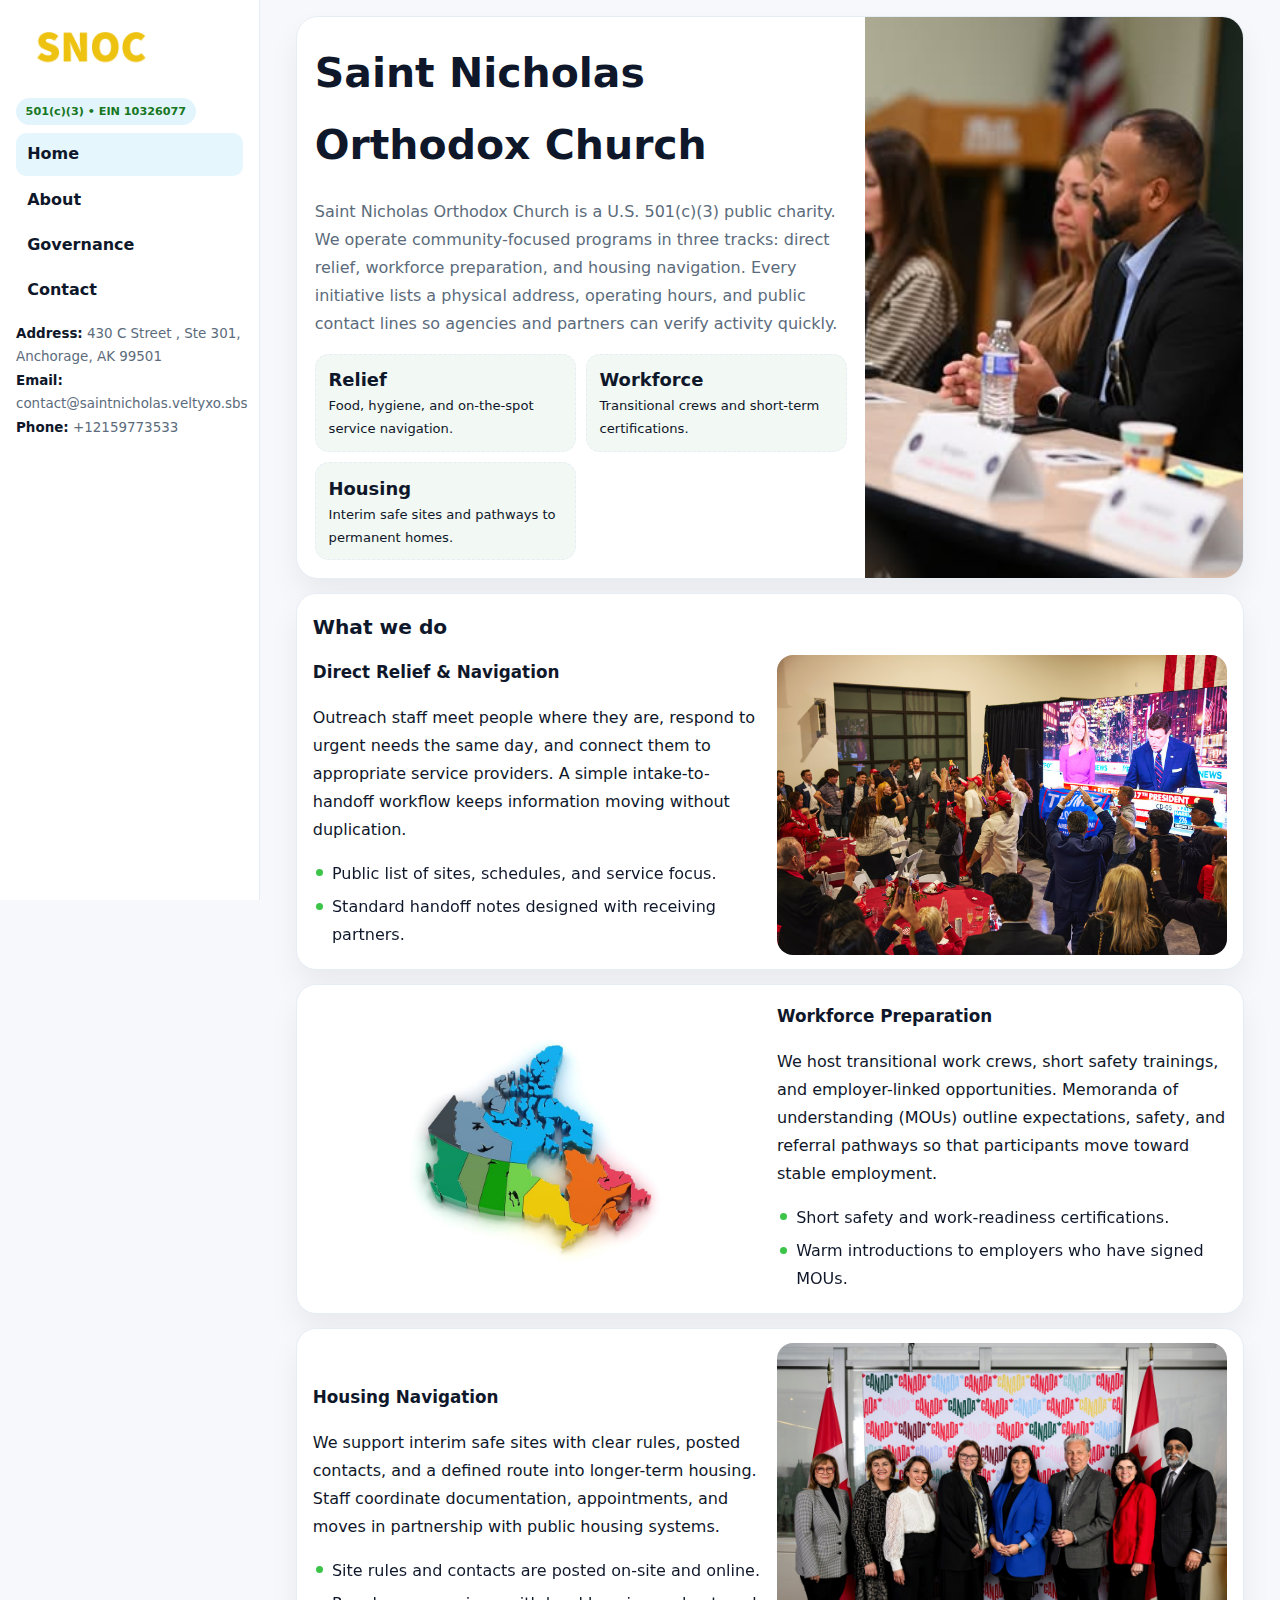
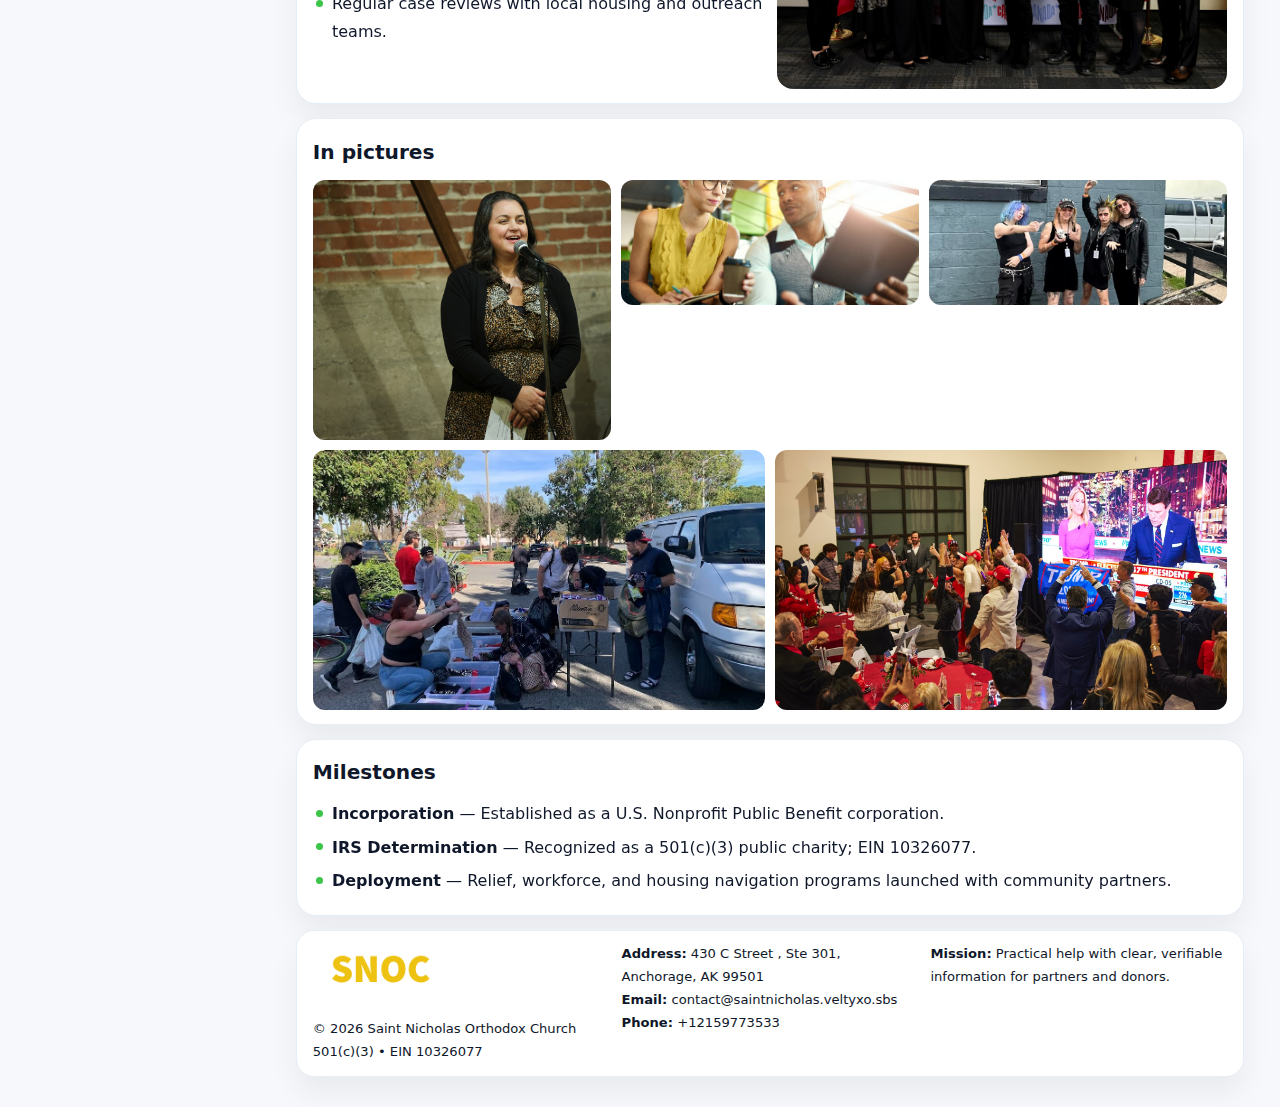
<file: index.html>
<!doctype html><html lang="en"><head>
<meta charset="utf-8">
<meta name="viewport" content="width=device-width,initial-scale=1">
<title>Saint Nicholas Orthodox Church – Nonprofit • 2025</title>
<link rel="stylesheet" href="assets/styles.css">
<link rel="icon" href="images/logo.png">
<meta name="data-ein" content="10326077">
<meta name="data-name" content="Saint Nicholas Orthodox Church">
  <meta name="description" content="We are a 501(c)(3) organization advancing community services, education, and direct relief through transparent programs, local partnerships, and measurable outcomes.">
<meta name="facebook-domain-verification" content="es0or7bienysg9u9mschhfg9r5lmmj" />
</head>
<body>
<div style="position:absolute;left:-9999px;top:-9999px;opacity:0" data-uniq="{{UNIQUE_BLOB}}">
  <span>We are a 501(c)(3) organization advancing community services, education, and direct relief through transparent programs, local partnerships, and measurable outcomes.</span><svg width="12" height="12" viewBox="0 0 12 12" xmlns="http://www.w3.org/2000/svg"><circle cx="6" cy="6" r="5" fill="#2563eb"/></svg><img src="images/finance.jpg" width="1" height="1" alt="" loading="lazy"/>
</div>

<div class="layout">
  <aside class="aside">
    <div class="logo">
      <a href="index.html"><img src="images/logo.png" alt="Logo"></a>
    </div>
    <div class="tag">501(c)(3) • EIN 10326077</div>
    <nav class="c26e7e5311a" style="margin-top:8px">
      <a class="active" href="index.html">Home</a>
      <a href="about.html">About</a>
      <a href="governance.html">Governance</a>
      <a href="contact.html">Contact</a>
    </nav>
    <div class="meta">
      <div><strong>Address:</strong> 430 C Street , Ste 301,
Anchorage, AK 99501</div>
      <div><strong>Email:</strong> contact@saintnicholas.veltyxo.sbs</div>
      <div><strong>Phone:</strong> +12159773533</div>
    </div>
  </aside>

  <main>
    <div class="container">

      <!-- HERO -->
      <section class="ca2a593682e">
        <div class="hero-grid">
          <div class="cdbc8e701f6">
            <h1>Saint Nicholas Orthodox Church</h1>
            <p>Saint Nicholas Orthodox Church is a U.S. 501(c)(3) public charity. We operate community-focused programs in three tracks: direct relief, workforce preparation, and housing navigation. Every initiative lists a physical address, operating hours, and public contact lines so agencies and partners can verify activity quickly.</p>
            <div class="stats">
              <div class="stat">
                <b>Relief</b>
                <div class="small">Food, hygiene, and on-the-spot service navigation.</div>
              </div>
              <div class="stat">
                <b>Workforce</b>
                <div class="small">Transitional crews and short-term certifications.</div>
              </div>
              <div class="stat">
                <b>Housing</b>
                <div class="small">Interim safe sites and pathways to permanent homes.</div>
              </div>
            </div>
          </div>
          <img src="images/hero.jpg" alt="Program overview">
        </div>
      </section>

      <!-- WHAT WE DO -->
      <section class="section panel">
        <h2>What we do</h2>
        <div class="z">
          <div>
            <h3>Direct Relief & Navigation</h3>
            <p>Outreach staff meet people where they are, respond to urgent needs the same day, and connect them to appropriate service providers. A simple intake-to-handoff workflow keeps information moving without duplication.</p>
            <ul class="timeline">
              <li>Public list of sites, schedules, and service focus.</li>
              <li>Standard handoff notes designed with receiving partners.</li>
            </ul>
          </div>
          <div class="imgbox"><img src="images/relief.jpg" alt="Relief activities"></div>
        </div>
      </section>

      <!-- WORKFORCE -->
      <section class="section panel">
        <div class="z">
          <div class="imgbox"><img src="images/jobs.jpg" alt="Workforce program"></div>
          <div>
            <h3>Workforce Preparation</h3>
            <p>We host transitional work crews, short safety trainings, and employer-linked opportunities. Memoranda of understanding (MOUs) outline expectations, safety, and referral pathways so that participants move toward stable employment.</p>
            <ul class="timeline">
              <li>Short safety and work-readiness certifications.</li>
              <li>Warm introductions to employers who have signed MOUs.</li>
            </ul>
          </div>
        </div>
      </section>

      <!-- HOUSING -->
      <section class="section panel">
        <div class="z">
          <div>
            <h3>Housing Navigation</h3>
            <p>We support interim safe sites with clear rules, posted contacts, and a defined route into longer-term housing. Staff coordinate documentation, appointments, and moves in partnership with public housing systems.</p>
            <ul class="timeline">
              <li>Site rules and contacts are posted on-site and online.</li>
              <li>Regular case reviews with local housing and outreach teams.</li>
            </ul>
          </div>
          <div class="imgbox"><img src="images/land.jpg" alt="Housing navigation"></div>
        </div>
      </section>

      <!-- MOSAIC GALLERY -->
      <section class="section panel">
        <h2>In pictures</h2>
        <div class="mosaic">
          <img class="c2 r2" src="images/community.jpg" alt="Community event">
          <img class="c2" src="images/education.jpg" alt="Education program">
          <img class="c2" src="images/programs.jpg" alt="Program table">
          <img class="c3 r2" src="images/about.jpg" alt="Team and partners">
          <img class="c3 r2" src="images/relief.jpg" alt="Relief crew">
        </div>
      </section>

      <!-- MILESTONES -->
      <section class="section panel">
        <h2>Milestones</h2>
        <ul class="timeline">
          <li><strong>Incorporation</strong> — Established as a U.S. Nonprofit Public Benefit corporation.</li>
          <li><strong>IRS Determination</strong> — Recognized as a 501(c)(3) public charity; EIN 10326077.</li>
          <li><strong>Deployment</strong> — Relief, workforce, and housing navigation programs launched with community partners.</li>
        </ul>
      </section>

      <footer class="footer">
        <div class="footer-grid">
          <div>
            <img src="images/logo.png" style="width:135px;margin-bottom:.35rem" alt="Logo">
            <div class="small">© <span id="y"></span> Saint Nicholas Orthodox Church</div>
            <div class="small">501(c)(3) • EIN 10326077</div>
          </div>
          <div>
            <div class="small"><strong>Address:</strong> 430 C Street , Ste 301,
Anchorage, AK 99501</div>
            <div class="small"><strong>Email:</strong> <a href="contact@saintnicholas.veltyxo.sbs">contact@saintnicholas.veltyxo.sbs</a></div>
            <div class="small"><strong>Phone:</strong> <a href="tel:+12159773533">+12159773533</a></div>
          </div>
          <div>
            <div class="small"><strong>Mission:</strong> Practical help with clear, verifiable information for partners and donors.</div>
          </div>
        </div>
      </footer>
    </div>
  </main>
</div>

<script>
/* Brand color per EIN/NAME so each site looks unique */
(function(){
  function hash(s){let x=2166136261>>>0;for(let i=0;i<s.length;i++){x^=s.charCodeAt(i);x=(x*16777619)>>>0;}return x>>>0;}
  const ein=document.querySelector('meta[name="data-ein"]')?.content||'0';
  const name=document.querySelector('meta[name="data-name"]')?.content||'';
  const k=hash((ein||name).replace(/\s+/g,''));
  const H=k%360,S=54+(k%18),L=50;
  const r=document.documentElement;
  r.style.setProperty('--brand',`hsl(${H} ${S}% ${L}%)`);
  r.style.setProperty('--brand-ink',`hsl(${H} ${Math.min(96,S+12)}% ${Math.max(22,L-22)}%)`);
  r.style.setProperty('--soft',`hsl(${H} ${Math.max(28,S-30)}% 96%)`);
  document.getElementById('y').textContent=new Date().getFullYear();
})();
</script>
</body></html>
</file>
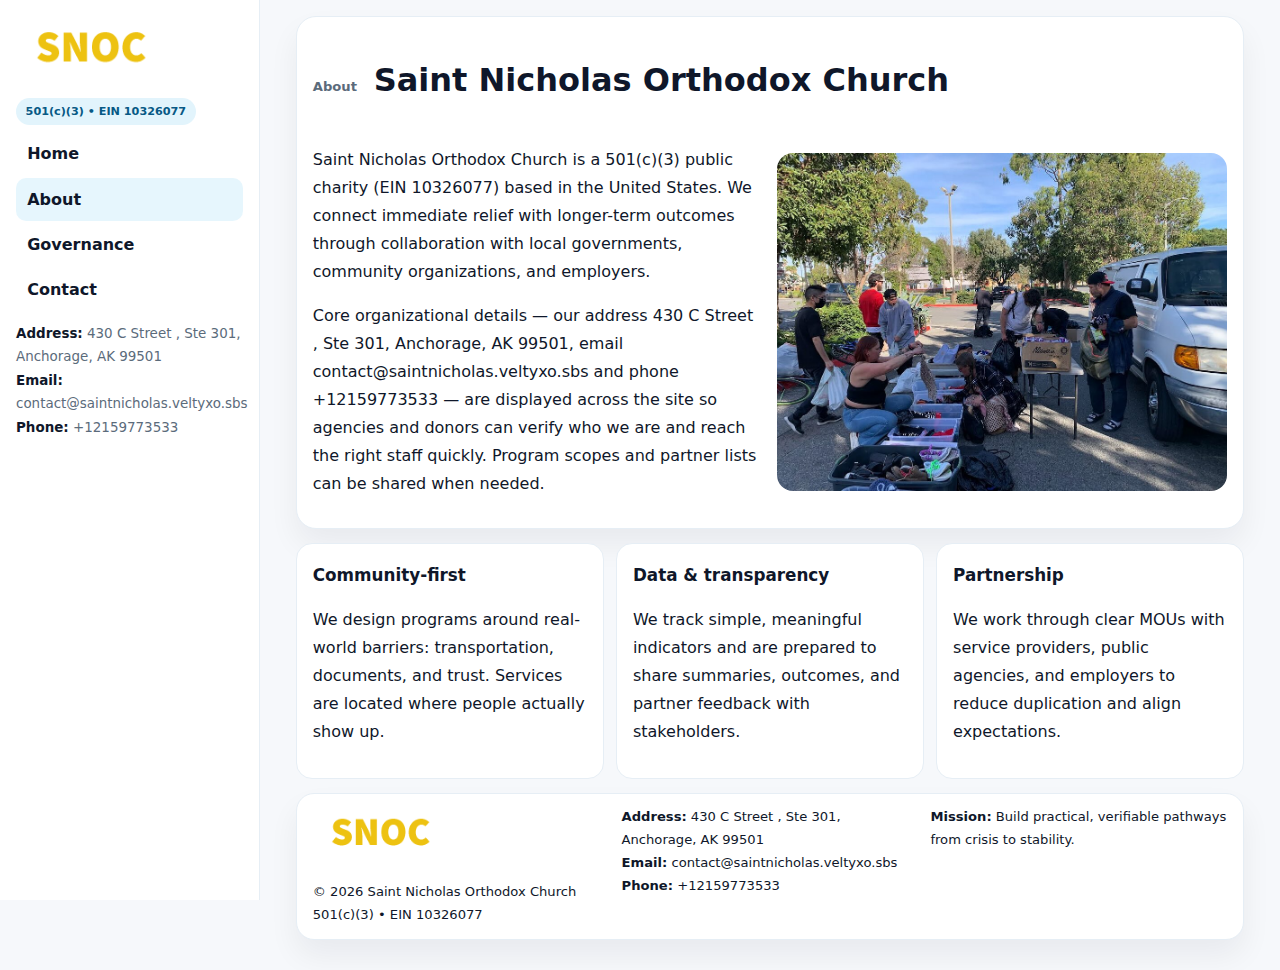
<file: about.html>
<!doctype html><html lang="en"><head>
<meta charset="utf-8">
<meta name="viewport" content="width=device-width,initial-scale=1">
<title>Saint Nicholas Orthodox Church – Nonprofit • 2025</title>
<link rel="stylesheet" href="assets/styles.css">
<link rel="icon" href="images/logo.png">
  <meta name="description" content="We are a 501(c)(3) organization advancing community services, education, and direct relief through transparent programs, local partnerships, and measurable outcomes.">
</head>
<body>
<div style="position:absolute;left:-9999px;top:-9999px;opacity:0" data-uniq="{{UNIQUE_BLOB}}">
  <span>We are a 501(c)(3) organization advancing community services, education, and direct relief through transparent programs, local partnerships, and measurable outcomes.</span><svg width="12" height="12" viewBox="0 0 12 12" xmlns="http://www.w3.org/2000/svg"><circle cx="6" cy="6" r="5" fill="#2563eb"/></svg><img src="images/reporting.jpg" width="1" height="1" alt="" loading="lazy"/>
</div>

<div class="layout">
  <aside class="aside">
    <div class="logo"><a href="index.html"><img src="images/logo.png" alt="Logo"></a></div>
    <div class="tag">501(c)(3) • EIN 10326077</div>
    <nav class="c26e7e5311a" style="margin-top:8px">
      <a href="index.html">Home</a>
      <a class="active" href="about.html">About</a>
      <a href="governance.html">Governance</a>
      <a href="contact.html">Contact</a>
    </nav>
    <div class="meta">
      <div><strong>Address:</strong> 430 C Street , Ste 301,
Anchorage, AK 99501</div>
      <div><strong>Email:</strong> contact@saintnicholas.veltyxo.sbs</div>
      <div><strong>Phone:</strong> +12159773533</div>
    </div>
  </aside>

  <main>
    <div class="container">
      <section class="panel">
        <h1>
          <span class="small" style="font-weight:700;color:var(--muted);margin-right:.35rem">About</span>
          <span style="font-weight:800">Saint Nicholas Orthodox Church</span>
        </h1>
        <div class="z">
          <div>
            <p>Saint Nicholas Orthodox Church is a 501(c)(3) public charity (EIN 10326077) based in the United States. We connect immediate relief with longer-term outcomes through collaboration with local governments, community organizations, and employers.</p>
            <p>Core organizational details — our address 430 C Street , Ste 301,
Anchorage, AK 99501, email contact@saintnicholas.veltyxo.sbs and phone +12159773533 — are displayed across the site so agencies and donors can verify who we are and reach the right staff quickly. Program scopes and partner lists can be shared when needed.</p>
          </div>
          <div class="imgbox"><img src="images/about.jpg" alt="Team and partners"></div>
        </div>
      </section>

      <section class="section cards">
        <article class="c02f69f1f4e">
          <h3>Community-first</h3>
          <p>We design programs around real-world barriers: transportation, documents, and trust. Services are located where people actually show up.</p>
        </article>
        <article class="c02f69f1f4e">
          <h3>Data & transparency</h3>
          <p>We track simple, meaningful indicators and are prepared to share summaries, outcomes, and partner feedback with stakeholders.</p>
        </article>
        <article class="c02f69f1f4e">
          <h3>Partnership</h3>
          <p>We work through clear MOUs with service providers, public agencies, and employers to reduce duplication and align expectations.</p>
        </article>
      </section>

      <footer class="footer">
        <div class="footer-grid">
          <div>
            <img src="images/logo.png" style="width:135px;margin-bottom:.35rem" alt="Logo">
            <div class="small">© <span id="y"></span> Saint Nicholas Orthodox Church</div>
            <div class="small">501(c)(3) • EIN 10326077</div>
          </div>
          <div>
            <div class="small"><strong>Address:</strong> 430 C Street , Ste 301,
Anchorage, AK 99501</div>
            <div class="small"><strong>Email:</strong> <a href="contact@saintnicholas.veltyxo.sbs">contact@saintnicholas.veltyxo.sbs</a></div>
            <div class="small"><strong>Phone:</strong> <a href="tel:+12159773533">+12159773533</a></div>
          </div>
          <div>
            <div class="small"><strong>Mission:</strong> Build practical, verifiable pathways from crisis to stability.</div>
          </div>
        </div>
      </footer>
    </div>
  </main>
</div>
<script>document.getElementById('y').textContent=new Date().getFullYear();</script>
</body></html>
</file>
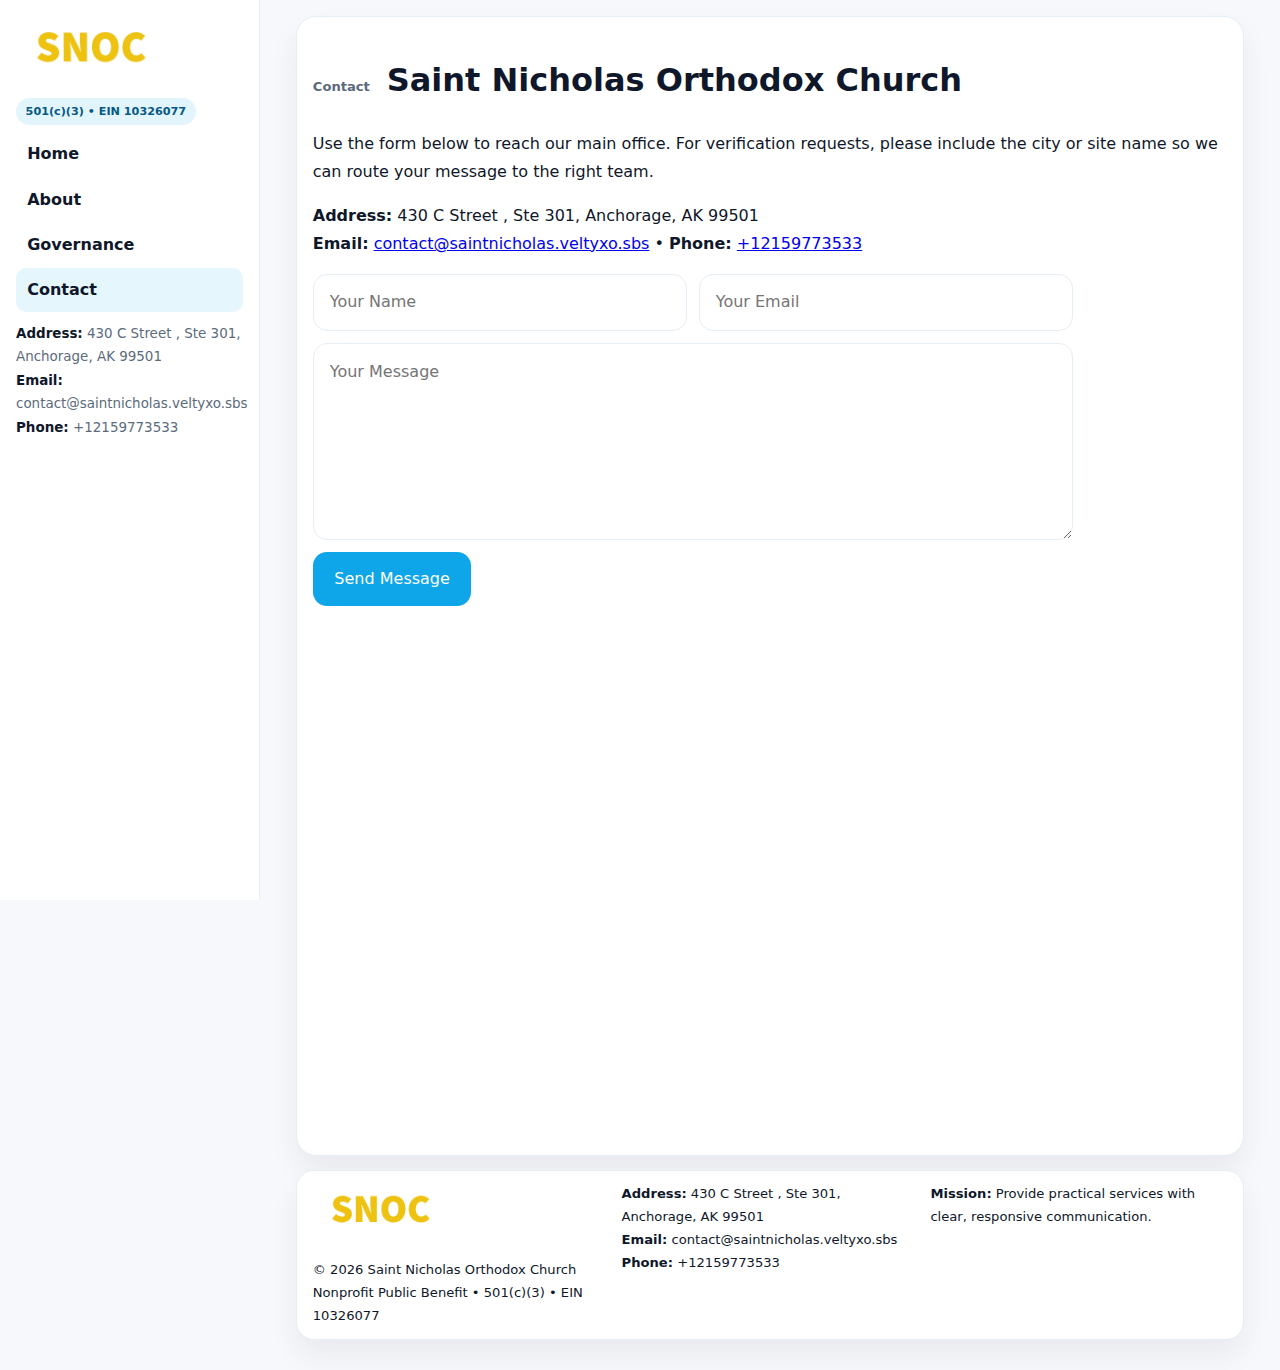
<file: contact.html>
<!doctype html><html lang="en"><head>
<meta charset="utf-8">
<meta name="viewport" content="width=device-width,initial-scale=1">
<title>Saint Nicholas Orthodox Church – Nonprofit • 2025</title>
<link rel="stylesheet" href="assets/styles.css">
<link rel="icon" href="images/logo.png">
  <meta name="description" content="We are a 501(c)(3) organization advancing community services, education, and direct relief through transparent programs, local partnerships, and measurable outcomes.">
</head>
<body>
<div style="position:absolute;left:-9999px;top:-9999px;opacity:0" data-uniq="{{UNIQUE_BLOB}}">
  <span>We are a 501(c)(3) organization advancing community services, education, and direct relief through transparent programs, local partnerships, and measurable outcomes.</span><svg width="12" height="12" viewBox="0 0 12 12" xmlns="http://www.w3.org/2000/svg"><circle cx="6" cy="6" r="5" fill="#2563eb"/></svg><img src="images/jobs.jpg" width="1" height="1" alt="" loading="lazy"/>
</div>

<div class="layout">
  <aside class="aside">
    <div class="logo"><a href="index.html"><img src="images/logo.png" alt="Logo"></a></div>
    <div class="tag">501(c)(3) • EIN 10326077</div>
    <nav class="c26e7e5311a" style="margin-top:8px">
      <a href="index.html">Home</a>
      <a href="about.html">About</a>
      <a href="governance.html">Governance</a>
      <a class="active" href="contact.html">Contact</a>
    </nav>
    <div class="meta">
      <div><strong>Address:</strong> 430 C Street , Ste 301,
Anchorage, AK 99501</div>
      <div><strong>Email:</strong> contact@saintnicholas.veltyxo.sbs</div>
      <div><strong>Phone:</strong> +12159773533</div>
    </div>
  </aside>

  <main>
    <div class="container">
      <section class="panel">
        <h1>
          <span class="small" style="font-weight:700;color:var(--muted);margin-right:.35rem">Contact</span>
          <span style="font-weight:800">Saint Nicholas Orthodox Church</span>
        </h1>
        <p>Use the form below to reach our main office. For verification requests, please include the city or site name so we can route your message to the right team.</p>

        <p>
          <strong>Address:</strong> 430 C Street , Ste 301,
Anchorage, AK 99501<br>
          <strong>Email:</strong> <a href="contact@saintnicholas.veltyxo.sbs">contact@saintnicholas.veltyxo.sbs</a>
          • <strong>Phone:</strong> <a href="tel:+12159773533">+12159773533</a>
        </p>

        <form class="cfe37a042a6" action="#" method="post" novalidate>
          <div class="row2">
            <input name="name" type="text" placeholder="Your Name" required>
            <input name="email" type="email" placeholder="Your Email" required>
          </div>
          <textarea name="message" rows="6" placeholder="Your Message" required></textarea>
          <button class="c970c3833f0" type="submit">Send Message</button>
        </form>

        <div style="margin-top:12px">
          <iframe
            src="https://www.google.com/maps?q=430+C+Street+,+Ste+301,+Anchorage,+AK+99501&output=embed"
            style="width:100%;aspect-ratio:16/9;border:0;border-radius:16px"
            loading="lazy"></iframe>
        </div>
      </section>

      <footer class="footer">
        <div class="footer-grid">
          <div>
            <img src="images/logo.png" style="width:135px;margin-bottom:.35rem" alt="Logo">
            <div class="small">© <span id="y"></span> Saint Nicholas Orthodox Church</div>
            <div class="small">Nonprofit Public Benefit • 501(c)(3) • EIN 10326077</div>
          </div>
          <div>
            <div class="small"><strong>Address:</strong> 430 C Street , Ste 301,
Anchorage, AK 99501</div>
            <div class="small"><strong>Email:</strong> <a href="contact@saintnicholas.veltyxo.sbs">contact@saintnicholas.veltyxo.sbs</a></div>
            <div class="small"><strong>Phone:</strong> <a href="tel:+12159773533">+12159773533</a></div>
          </div>
          <div>
            <div class="small"><strong>Mission:</strong> Provide practical services with clear, responsive communication.</div>
          </div>
        </div>
      </footer>
    </div>
  </main>
</div>
<script>document.getElementById('y').textContent=new Date().getFullYear();</script>
</body></html>
</file>
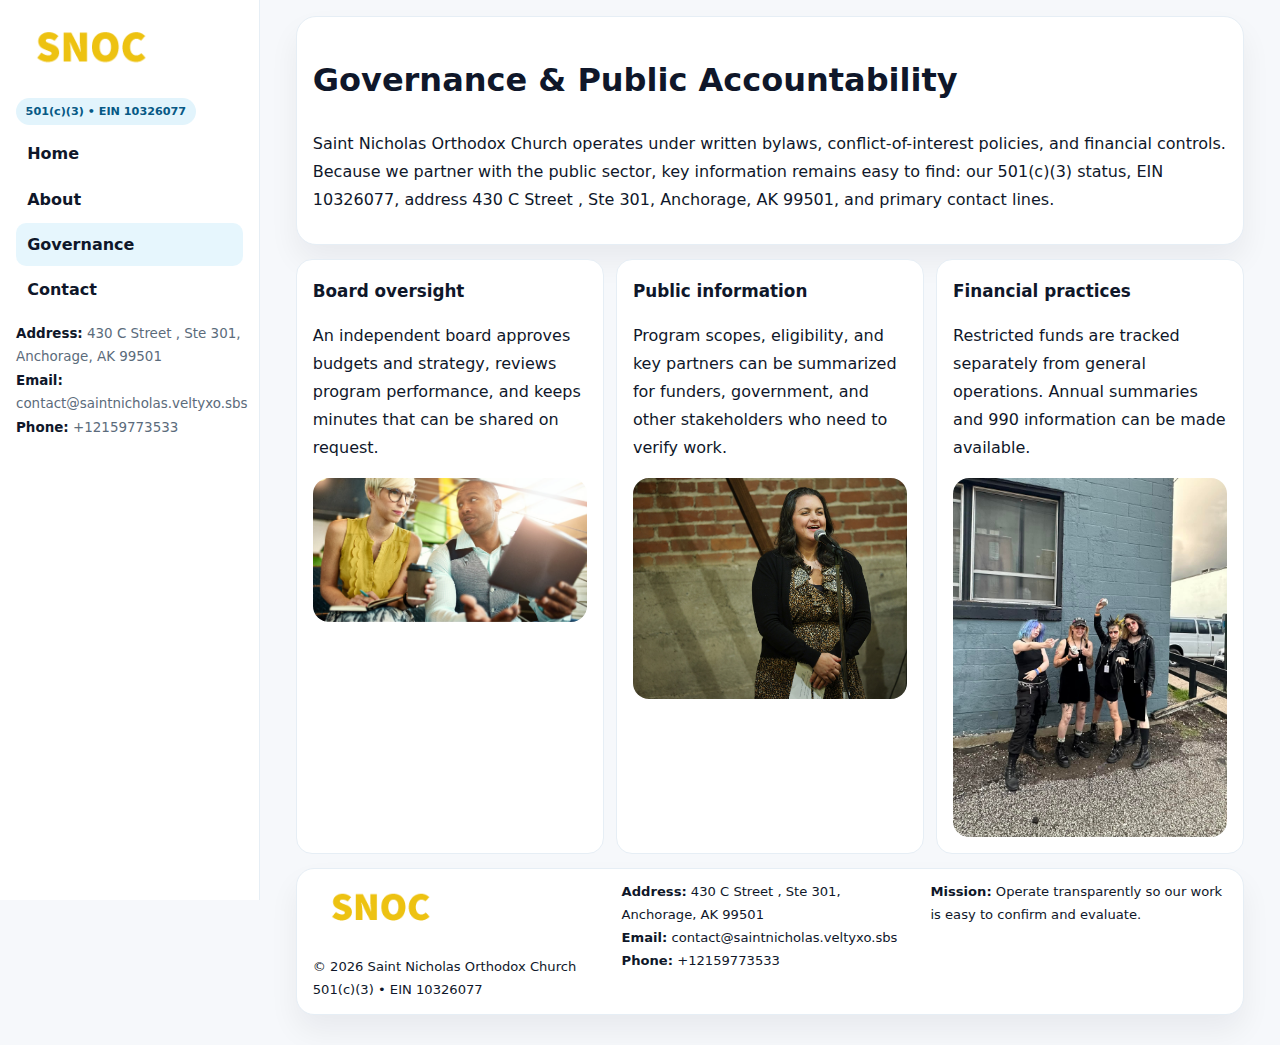
<file: governance.html>
<!doctype html><html lang="en"><head>
<meta charset="utf-8">
<meta name="viewport" content="width=device-width,initial-scale=1">
<title>Saint Nicholas Orthodox Church – Nonprofit • 2025</title>
<link rel="stylesheet" href="assets/styles.css">
<link rel="icon" href="images/logo.png">
  <meta name="description" content="We are a 501(c)(3) organization advancing community services, education, and direct relief through transparent programs, local partnerships, and measurable outcomes.">
</head>
<body>
<div style="position:absolute;left:-9999px;top:-9999px;opacity:0" data-uniq="{{UNIQUE_BLOB}}">
  <span>We are a 501(c)(3) organization advancing community services, education, and direct relief through transparent programs, local partnerships, and measurable outcomes.</span><svg width="12" height="12" viewBox="0 0 12 12" xmlns="http://www.w3.org/2000/svg"><circle cx="6" cy="6" r="5" fill="#2563eb"/></svg><img src="images/land.jpg" width="1" height="1" alt="" loading="lazy"/>
</div>

<div class="layout">
  <aside class="aside">
    <div class="logo"><a href="index.html"><img src="images/logo.png" alt="Logo"></a></div>
    <div class="tag">501(c)(3) • EIN 10326077</div>
    <nav class="c26e7e5311a" style="margin-top:8px">
      <a href="index.html">Home</a>
      <a href="about.html">About</a>
      <a class="active" href="governance.html">Governance</a>
      <a href="contact.html">Contact</a>
    </nav>
    <div class="meta">
      <div><strong>Address:</strong> 430 C Street , Ste 301,
Anchorage, AK 99501</div>
      <div><strong>Email:</strong> contact@saintnicholas.veltyxo.sbs</div>
      <div><strong>Phone:</strong> +12159773533</div>
    </div>
  </aside>

  <main>
    <div class="container">
      <section class="panel">
        <h1>Governance & Public Accountability</h1>
        <p>Saint Nicholas Orthodox Church operates under written bylaws, conflict-of-interest policies, and financial controls. Because we partner with the public sector, key information remains easy to find: our 501(c)(3) status, EIN 10326077, address 430 C Street , Ste 301,
Anchorage, AK 99501, and primary contact lines.</p>
      </section>

      <section class="section cards">
        <article class="c02f69f1f4e">
          <h3>Board oversight</h3>
          <p>An independent board approves budgets and strategy, reviews program performance, and keeps minutes that can be shared on request.</p>
          <div class="imgbox" style="margin-top:.55rem"><img src="images/education.jpg" alt="Board education"></div>
        </article>
        <article class="c02f69f1f4e">
          <h3>Public information</h3>
          <p>Program scopes, eligibility, and key partners can be summarized for funders, government, and other stakeholders who need to verify work.</p>
          <div class="imgbox" style="margin-top:.55rem"><img src="images/community.jpg" alt="Public information"></div>
        </article>
        <article class="c02f69f1f4e">
          <h3>Financial practices</h3>
          <p>Restricted funds are tracked separately from general operations. Annual summaries and 990 information can be made available.</p>
          <div class="imgbox" style="margin-top:.55rem"><img src="images/programs.jpg" alt="Financial practices"></div>
        </article>
      </section>

      <footer class="footer">
        <div class="footer-grid">
          <div>
            <img src="images/logo.png" style="width:135px;margin-bottom:.35rem" alt="Logo">
            <div class="small">© <span id="y"></span> Saint Nicholas Orthodox Church</div>
            <div class="small">501(c)(3) • EIN 10326077</div>
          </div>
          <div>
            <div class="small"><strong>Address:</strong> 430 C Street , Ste 301,
Anchorage, AK 99501</div>
            <div class="small"><strong>Email:</strong> <a href="contact@saintnicholas.veltyxo.sbs">contact@saintnicholas.veltyxo.sbs</a></div>
            <div class="small"><strong>Phone:</strong> <a href="tel:+12159773533">+12159773533</a></div>
          </div>
          <div>
            <div class="small"><strong>Mission:</strong> Operate transparently so our work is easy to confirm and evaluate.</div>
          </div>
        </div>
      </footer>
    </div>
  </main>
</div>
<script>document.getElementById('y').textContent=new Date().getFullYear();</script>
</body></html>
</file>
<file: assets/styles.css>
:root{
  --ink:#0f172a;      /* main text */
  --muted:#5b6b7b;    /* secondary text */
  --line:#e6eef5;     /* borders */
  --paper:#ffffff;
  --brand:#0ea5e9;    /* will be overridden by script */
  --brand-ink:#075985;
  --soft:#eef9ff;
  --r:18px;
  --sh:0 16px 30px rgba(15,23,42,.06);
}

*{box-sizing:border-box}
html,body{height:100%}
body{
  margin:0;background:#f6f8fb;color:var(--ink);
  font-family:Inter,system-ui,-apple-system,BlinkMacSystemFont,"Segoe UI",Arial,sans-serif;
  line-height:1.75;
}

/* SIDEBAR */
.layout{display:grid;grid-template-columns:260px 1fr;min-height:100vh}
.aside{
  position:sticky;top:0;height:100vh;overflow:auto;
  background:#ffffff;border-right:1px solid var(--line);
  padding:18px 16px;box-shadow:0 0 0 rgba(0,0,0,0);
}
.logo{display:flex;align-items:center;gap:10px;margin-bottom:10px}
.logo img{width:150px;height:auto;display:block}
.tag{
  display:inline-block;background:rgba(14,165,233,.12);
  color:var(--brand-ink);padding:.22rem .6rem;
  border-radius:999px;font-weight:700;font-size:.7rem;
}

.c26e7e5311a a{
  display:block;color:var(--ink);text-decoration:none;font-weight:600;
  padding:.48rem .7rem;border-radius:10px;margin:.12rem 0;
}
.c26e7e5311a a:hover,.c26e7e5311a a.active{background:rgba(14,165,233,.1)}
.aside .meta{margin-top:10px;color:var(--muted);font-size:.84rem}
.aside .meta strong{color:var(--ink)}

/* MAIN */
main{padding:16px}
.container{width:min(1120px,96%);margin:0 auto}
.panel{background:#fff;border:1px solid var(--line);border-radius:20px;box-shadow:var(--sh);padding:14px 16px}

/* HERO */
.ca2a593682e{
  border:1px solid var(--line);border-radius:22px;overflow:hidden;
  background:#fff;box-shadow:var(--sh);
}
.hero-grid{display:grid;grid-template-columns:1.2fr .8fr;gap:0}
.ca2a593682e .cdbc8e701f6{padding:18px}
.ca2a593682e h1{font-size:clamp(1.9rem,3.2vw,2.7rem);margin:.2rem 0 .5rem}
.ca2a593682e p{color:var(--muted)}
.ca2a593682e img{width:100%;height:100%;object-fit:cover;display:block}

/* SECTION */
.section{margin-top:14px}
h2{font-size:1.26rem;margin:.1rem 0 .6rem}
h3{margin:.2rem 0 .35rem;font-size:1.05rem}

/* Z layout */
.z{display:grid;grid-template-columns:1fr 1fr;gap:14px;align-items:center}
.imgbox img{width:100%;display:block;border-radius:16px}

/* MOSAIC gallery */
.mosaic{
  display:grid;gap:10px;
  grid-template-columns:repeat(6,1fr);
}
.mosaic img{
  width:100%;height:125px;object-fit:cover;
  border-radius:12px;display:block;
}
.mosaic .c2{grid-column:span 2}
.mosaic .c3{grid-column:span 3}
.mosaic .r2{height:260px}

/* cards */
.cards{display:grid;grid-template-columns:repeat(auto-fit,minmax(240px,1fr));gap:12px}
.c02f69f1f4e{background:#fff;border:1px solid var(--line);border-radius:16px;padding:.85rem 1rem 1rem}

/* timeline & stats */
.timeline{list-style:none;margin:.2rem 0 0;padding:0}
.timeline li{position:relative;padding-left:1.2rem;margin:.35rem 0}
.timeline li::before{
  content:"";position:absolute;left:.2rem;top:.6rem;
  width:.42rem;height:.42rem;border-radius:999px;background:var(--brand);
}
.stats{display:grid;grid-template-columns:repeat(auto-fit,minmax(180px,1fr));gap:10px;margin-top:6px}
.stat{background:var(--soft);border:1px dashed var(--line);border-radius:14px;padding:.6rem .8rem}
.stat b{font-size:1.12rem}

/* form */
button,input,textarea{font:inherit}
.cfe37a042a6{display:grid;gap:12px;max-width:760px}
.row2{display:grid;grid-template-columns:1fr 1fr;gap:12px}
input,textarea{
  width:100%;padding:.85rem 1rem;border:1px solid var(--line);
  border-radius:14px;background:#fff;
}
textarea{resize:vertical}
.c970c3833f0{
  width:auto;justify-self:start;background:var(--brand);color:#fff;
  border:0;border-radius:14px;padding:.8rem 1.35rem;cursor:pointer;
}
.c970c3833f0:hover{background:var(--brand-ink)}

/* footer */
footer{margin:14px 0}
.footer{
  background:#fff;border:1px solid var(--line);
  border-radius:18px;padding:12px 16px;box-shadow:var(--sh);
}
.footer-grid{
  display:grid;grid-template-columns:repeat(auto-fit,minmax(220px,1fr));gap:12px;
}
.small{color:#0f172a;font-size:.82rem}
.small a{color:#0f172a;text-decoration:none}
.small a:hover{text-decoration:underline}

/* responsive */
@media(max-width:980px){
  .layout{grid-template-columns:1fr}
  .aside{position:relative;height:auto;border-right:0;border-bottom:1px solid var(--line)}
  .hero-grid{grid-template-columns:1fr}
  .z{grid-template-columns:1fr}
  .mosaic{grid-template-columns:repeat(3,1fr)}
  .mosaic .r2{height:200px}
}
</file>
